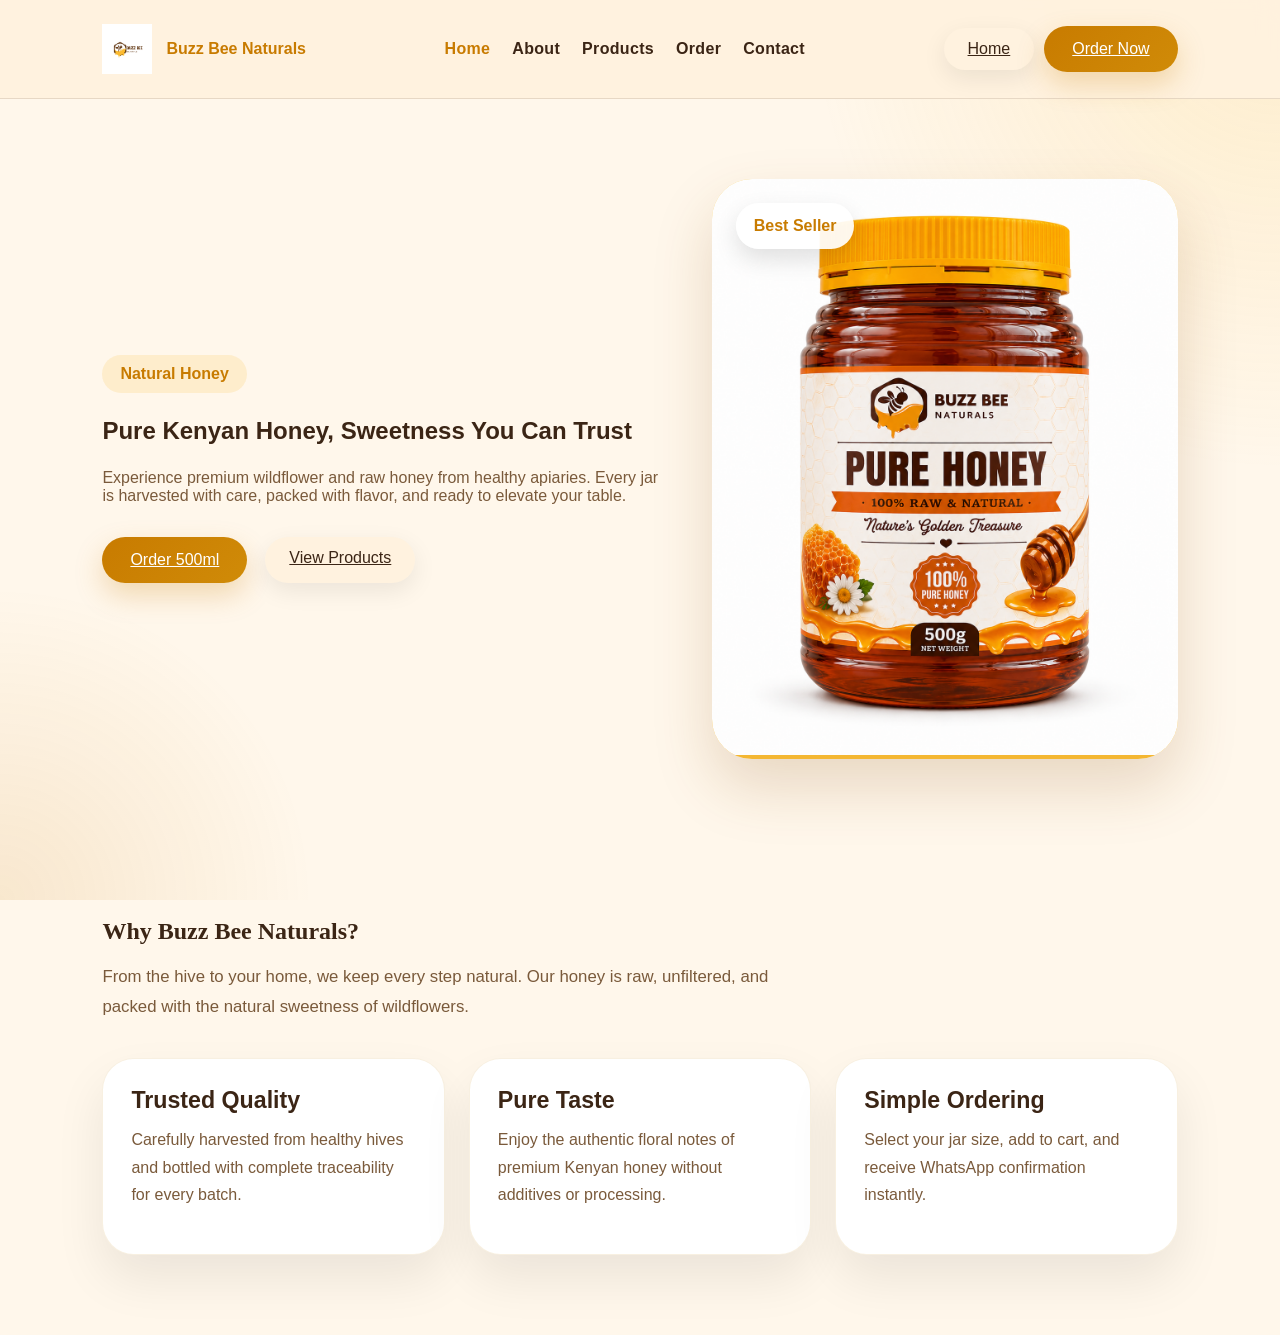
<file: index.html>
<!DOCTYPE html>
<html lang="en">
<head>
    <meta charset="UTF-8">
    <meta name="viewport" content="width=device-width, initial-scale=1.0">
    <title>Buzz Bee Naturals - Home</title>
    <link rel="stylesheet" href="static/style.css">
</head>
<body>
    <header>
        <div class="logo">
            <img src="static/logo.png" alt="Buzz Bee Naturals Logo">
            <span>Buzz Bee Naturals</span>
        </div>
        <nav>
            <a href="index.html" class="active">Home</a>
            <a href="about.html">About</a>
            <a href="product.html">Products</a>
            <a href="order.html">Order</a>
            <a href="contact.html">Contact</a>
        </nav>
        <div class="header-actions">
            <a href="index.html" class="btn-secondary">Home</a>
            <a href="order.html" class="btn-primary">Order Now</a>
        </div>
    </header>

    <section class="hero">
        <div class="hero-copy">
            <span class="eyebrow">Natural Honey</span>
            <h1>Pure Kenyan Honey, Sweetness You Can Trust</h1>
            <p>Experience premium wildflower and raw honey from healthy apiaries. Every jar is harvested with care, packed with flavor, and ready to elevate your table.</p>
            <div class="hero-actions">
                <a href="order.html" class="btn-primary">Order 500ml</a>
                <a href="product.html" class="btn-secondary">View Products</a>
            </div>
        </div>
        <div class="hero-image">
            <div class="badge">Best Seller</div>
            <img src="static/500g%20jar.png" alt="500g Honey jar">
        </div>
    </section>

    <section>
        <div class="section-heading">
            <h2>Why Buzz Bee Naturals?</h2>
            <p>From the hive to your home, we keep every step natural. Our honey is raw, unfiltered, and packed with the natural sweetness of wildflowers.</p>
        </div>
        <div class="card-grid">
            <div class="card">
                <h3>Trusted Quality</h3>
                <p>Carefully harvested from healthy hives and bottled with complete traceability for every batch.</p>
            </div>
            <div class="card">
                <h3>Pure Taste</h3>
                <p>Enjoy the authentic floral notes of premium Kenyan honey without additives or processing.</p>
            </div>
            <div class="card">
                <h3>Simple Ordering</h3>
                <p>Select your jar size, add to cart, and receive WhatsApp confirmation instantly.</p>
            </div>
        </div>
    </section>
</body>
</html>
</file>
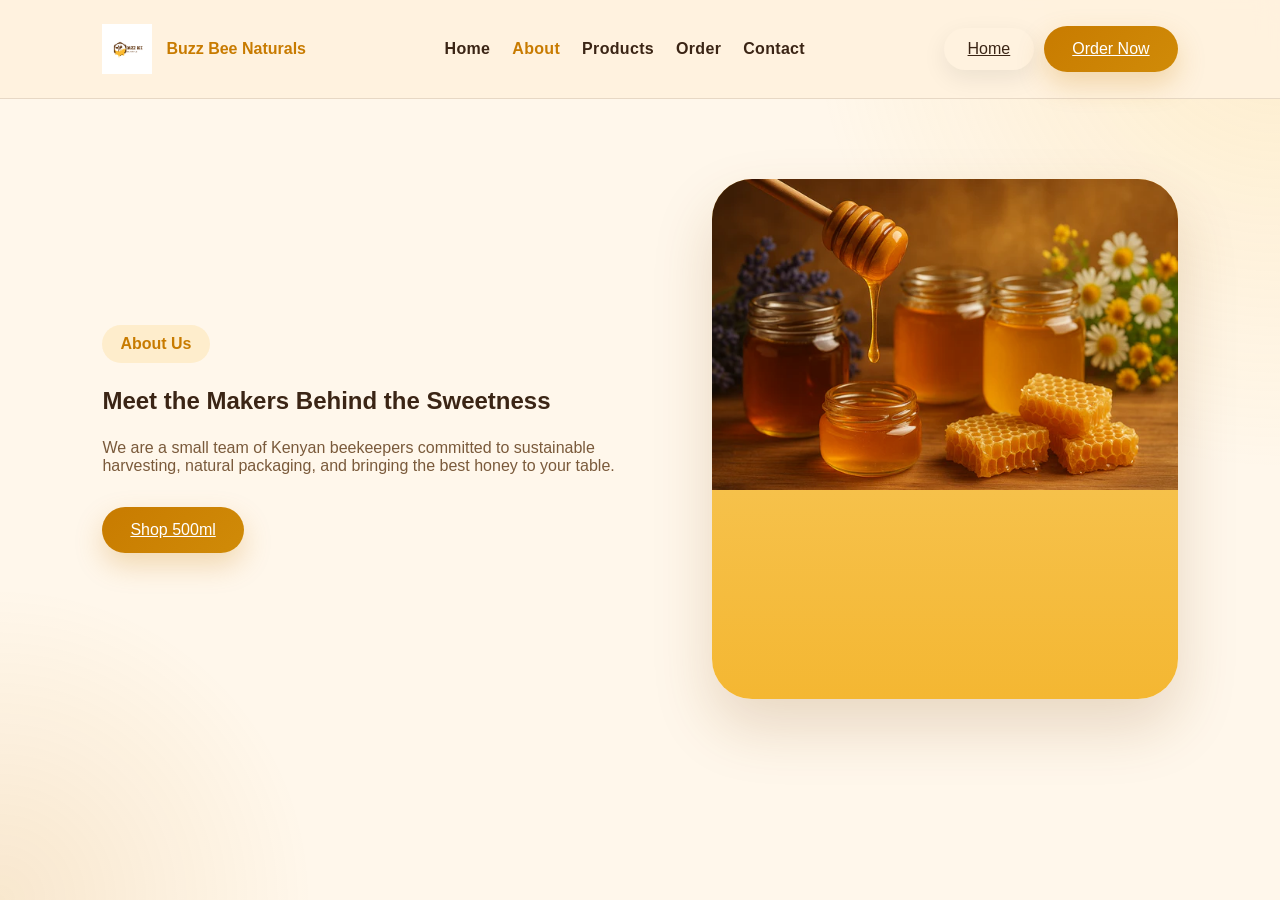
<file: about.html>
<!DOCTYPE html>
<html lang="en">
<head>
    <meta charset="UTF-8">
    <meta name="viewport" content="width=device-width, initial-scale=1.0">
    <title>Buzz Bee Naturals - About Us</title>
    <link rel="stylesheet" href="static/style.css">
</head>
<body>
    <header>
        <div class="logo">
            <img src="static/logo.png" alt="Buzz Bee Naturals Logo">
            <span>Buzz Bee Naturals</span>
        </div>
        <nav>
            <a href="index.html">Home</a>
            <a href="about.html" class="active">About</a>
            <a href="product.html">Products</a>
            <a href="order.html">Order</a>
            <a href="contact.html">Contact</a>
        </nav>
        <div class="header-actions">
            <a href="index.html" class="btn-secondary">Home</a>
            <a href="order.html" class="btn-primary">Order Now</a>
        </div>
    </header>

    <section>
        <div class="hero">
            <div class="hero-copy">
                <span class="eyebrow">About Us</span>
                <h1>Meet the Makers Behind the Sweetness</h1>
                <p>We are a small team of Kenyan beekeepers committed to sustainable harvesting, natural packaging, and bringing the best honey to your table.</p>
                <div class="hero-actions">
                    <a href="order.html" class="btn-primary">Shop 500ml</a>
                </div>
            </div>
            <div class="hero-image">
                <img src="static/2.jpg" alt="Beekeeping and honey bottles">
            </div>
        </div>
    </section>
</body>
</html>
</file>
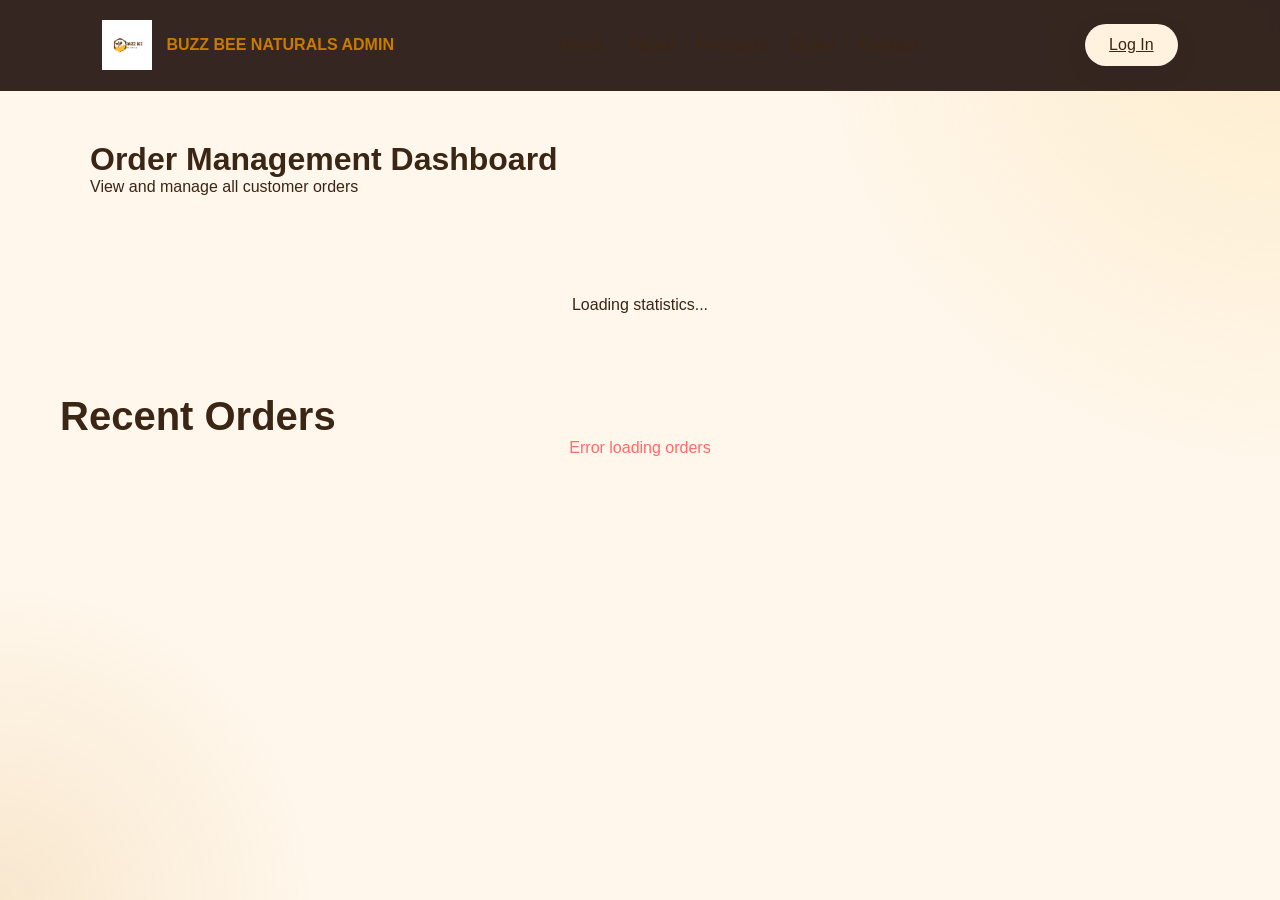
<file: admin.html>
<!DOCTYPE html>
<html lang="en">
<head>
    <meta charset="UTF-8">
    <meta name="viewport" content="width=device-width, initial-scale=1.0">
    <title>Buzz Bee Naturals - Admin Dashboard</title>
    <link rel="stylesheet" href="static/style.css">
    <style>
        .admin-container {
            max-width: 1200px;
            margin: 0 auto;
            padding: 20px;
        }
        
        .admin-header {
            background-color: var(--honey-gold);
            color: var(--dark-brown);
            padding: 30px;
            border-radius: 10px;
            margin-bottom: 30px;
        }
        
        .admin-header h1 {
            margin: 0;
            font-size: 2rem;
        }

        .page-header {
            display: flex;
            justify-content: space-between;
            align-items: center;
            padding: 20px 8%;
            background-color: rgba(43, 27, 23, 0.95);
            position: sticky;
            top: 0;
            z-index: 1000;
        }

        .section-title {
            color: var(--light-gold);
            margin-top: 40px;
            font-size: 2.5rem;
        }

        .note-text {
            color: var(--light-gold);
            text-align: center;
        }

        .error-text {
            color: #FF6B6B;
            text-align: center;
        }
        
        .stats-grid {
            display: grid;
            grid-template-columns: repeat(auto-fit, minmax(200px, 1fr));
            gap: 20px;
            margin-bottom: 30px;
        }
        
        .stat-card {
            background-color: var(--honey-gold);
            color: var(--dark-brown);
            padding: 20px;
            border-radius: 10px;
            text-align: center;
        }
        
        .stat-number {
            font-size: 2rem;
            font-weight: bold;
        }
        
        .stat-label {
            font-size: 0.9rem;
            opacity: 0.8;
        }
        
        .orders-table {
            width: 100%;
            border-collapse: collapse;
            background-color: #3a2a1f;
            border: 1px solid var(--honey-gold);
            border-radius: 10px;
            overflow: hidden;
        }
        
        .orders-table th {
            background-color: var(--honey-gold);
            color: var(--dark-brown);
            padding: 15px;
            text-align: left;
            font-weight: bold;
        }
        
        .orders-table td {
            padding: 12px 15px;
            border-bottom: 1px solid var(--honey-gold);
            color: var(--white);
        }
        
        .orders-table tr:hover {
            background-color: #4a3a2f;
        }
        
        .status-badge {
            padding: 5px 10px;
            border-radius: 20px;
            font-size: 0.8rem;
            font-weight: bold;
        }
        
        .status-pending {
            background-color: #5a5a00;
            color: #FFFF00;
        }
        
        .status-confirmed {
            background-color: #005a00;
            color: #00FF00;
        }
        
        .status-shipped {
            background-color: #005a5a;
            color: #00FFFF;
        }
        
        .status-delivered {
            background-color: #005a00;
            color: #90EE90;
        }
        
        .loading {
            text-align: center;
            padding: 40px;
            color: var(--light-gold);
        }
    </style>
</head>
<body>
    <header class="page-header">
        <div class="logo">
            <img src="static/logo.png" alt="Buzz Bee Naturals Logo">
            <span>BUZZ BEE NATURALS ADMIN</span>
        </div>
        <nav>
            <a href="index.html">Home</a>
            <a href="about.html">About</a>
            <a href="product.html">Products</a>
            <a href="order.html">Order</a>
            <a href="contact.html">Contact</a>
        </nav>
        <a href="#" class="btn-login">Log In</a>
    </header>
    
    <div class="admin-container">
        <div class="admin-header">
            <h1>Order Management Dashboard</h1>
            <p>View and manage all customer orders</p>
        </div>
        
        <div class="stats-grid" id="statsContainer">
            <div class="loading">Loading statistics...</div>
        </div>
        
        <h2 class="section-title">Recent Orders</h2>
        <div id="ordersContainer">
            <div class="loading note-text">Loading orders...</div>
        </div>
    </div>

    <script>
        const API_BASE = 'http://localhost:5000/api';
        
        async function loadStats() {
            try {
                const response = await fetch(`${API_BASE}/stats`);
                const stats = await response.json();
                
                document.getElementById('statsContainer').innerHTML = `
                    <div class="stat-card">
                        <div class="stat-number">${stats.total_orders}</div>
                        <div class="stat-label">Total Orders</div>
                    </div>
                    <div class="stat-card">
                        <div class="stat-number">${stats.confirmed}</div>
                        <div class="stat-label">Confirmed</div>
                    </div>
                    <div class="stat-card">
                        <div class="stat-number">${stats.pending}</div>
                        <div class="stat-label">Pending</div>
                    </div>
                `;
            } catch (error) {
                console.error('Error loading stats:', error);
            }
        }
        
        async function loadOrders() {
            try {
                const response = await fetch(`${API_BASE}/orders`);
                const orders = await response.json();
                
                if (orders.length === 0) {
                    document.getElementById('ordersContainer').innerHTML = 
                        '<p class="note-text">No orders yet</p>';
                    return;
                }
                
                let html = '<table class="orders-table"><thead><tr>';
                html += '<th>ID</th><th>Customer</th><th>Product</th><th>Qty</th>';
                html += '<th>Delivery Date</th><th>Status</th><th>Date</th></tr></thead><tbody>';
                
                orders.forEach(order => {
                    const date = new Date(order.timestamp).toLocaleDateString();
                    const statusClass = `status-${order.status}`;
                    html += `<tr>
                        <td>#${order.id}</td>
                        <td>${order.name}</td>
                        <td>${order.product}</td>
                        <td>${order.quantity}</td>
                        <td>${order.delivery_date}</td>
                        <td><span class="status-badge ${statusClass}">${order.status}</span></td>
                        <td>${date}</td>
                    </tr>`;
                });
                
                html += '</tbody></table>';
                document.getElementById('ordersContainer').innerHTML = html;
            } catch (error) {
                console.error('Error loading orders:', error);
                document.getElementById('ordersContainer').innerHTML = 
                    '<p class="error-text">Error loading orders</p>';
            }
        }
        
        // Load data on page load
        loadStats();
        loadOrders();
        
        // Refresh every 30 seconds
        setInterval(() => {
            loadStats();
            loadOrders();
        }, 30000);
    </script>
</body>
</html>
</file>
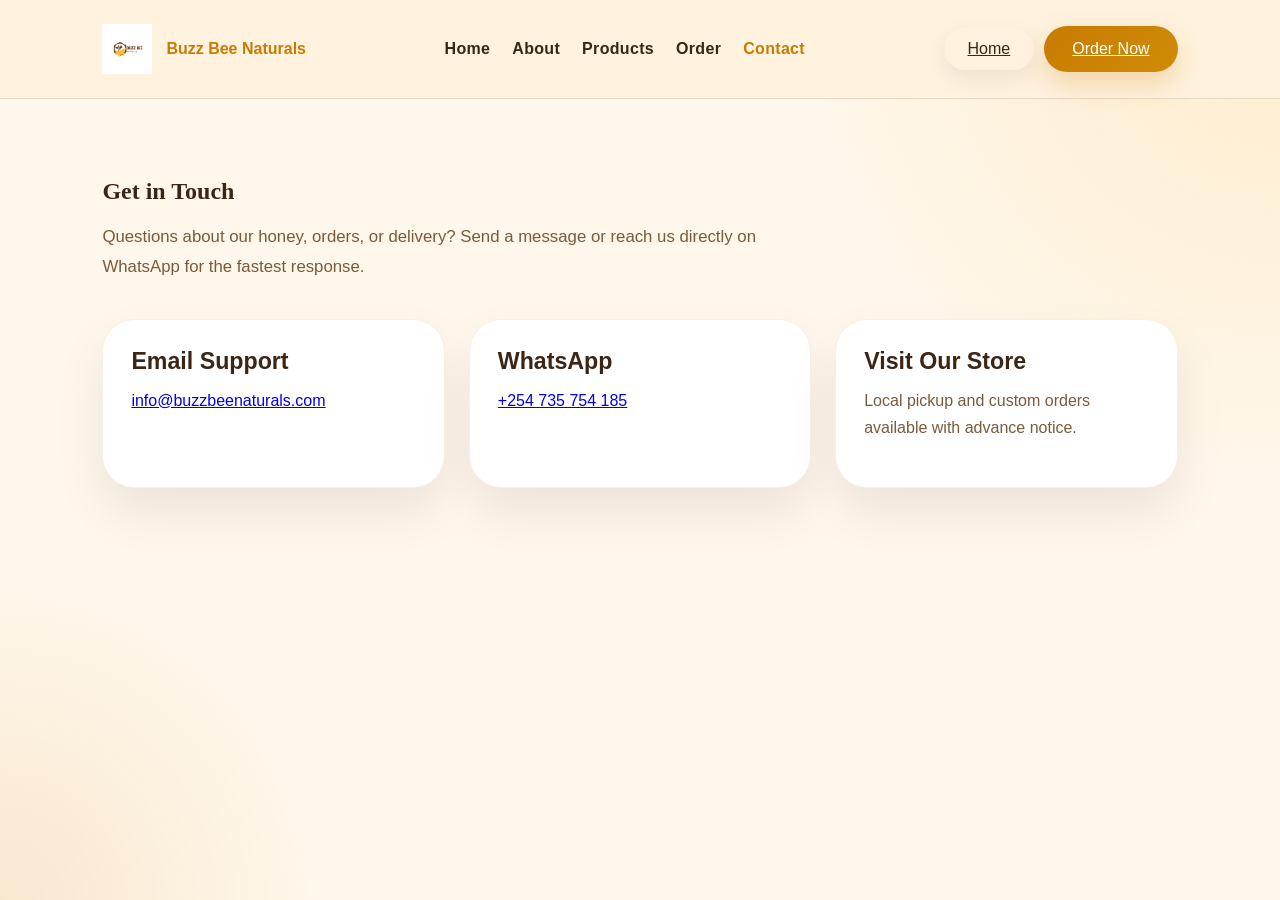
<file: contact.html>
<!DOCTYPE html>
<html lang="en">
<head>
    <meta charset="UTF-8">
    <meta name="viewport" content="width=device-width, initial-scale=1.0">
    <title>Buzz Bee Naturals - Contact</title>
    <link rel="stylesheet" href="static/style.css">
</head>
<body>
    <header>
        <div class="logo">
            <img src="static/logo.png" alt="Buzz Bee Naturals Logo">
            <span>Buzz Bee Naturals</span>
        </div>
        <nav>
            <a href="index.html">Home</a>
            <a href="about.html">About</a>
            <a href="product.html">Products</a>
            <a href="order.html">Order</a>
            <a href="contact.html" class="active">Contact</a>
        </nav>
        <div class="header-actions">
            <a href="index.html" class="btn-secondary">Home</a>
            <a href="order.html" class="btn-primary">Order Now</a>
        </div>
    </header>

    <section>
        <div class="section-heading">
            <h2>Get in Touch</h2>
            <p>Questions about our honey, orders, or delivery? Send a message or reach us directly on WhatsApp for the fastest response.</p>
        </div>
        <div class="card-grid">
            <div class="card">
                <h3>Email Support</h3>
                <p><a href="mailto:info@buzzbeenaturals.com">info@buzzbeenaturals.com</a></p>
            </div>
            <div class="card">
                <h3>WhatsApp</h3>
                <p><a href="https://wa.me/254735754185" target="_blank">+254 735 754 185</a></p>
            </div>
            <div class="card">
                <h3>Visit Our Store</h3>
                <p>Local pickup and custom orders available with advance notice.</p>
            </div>
        </div>
    </section>
</body>
</html>
</file>
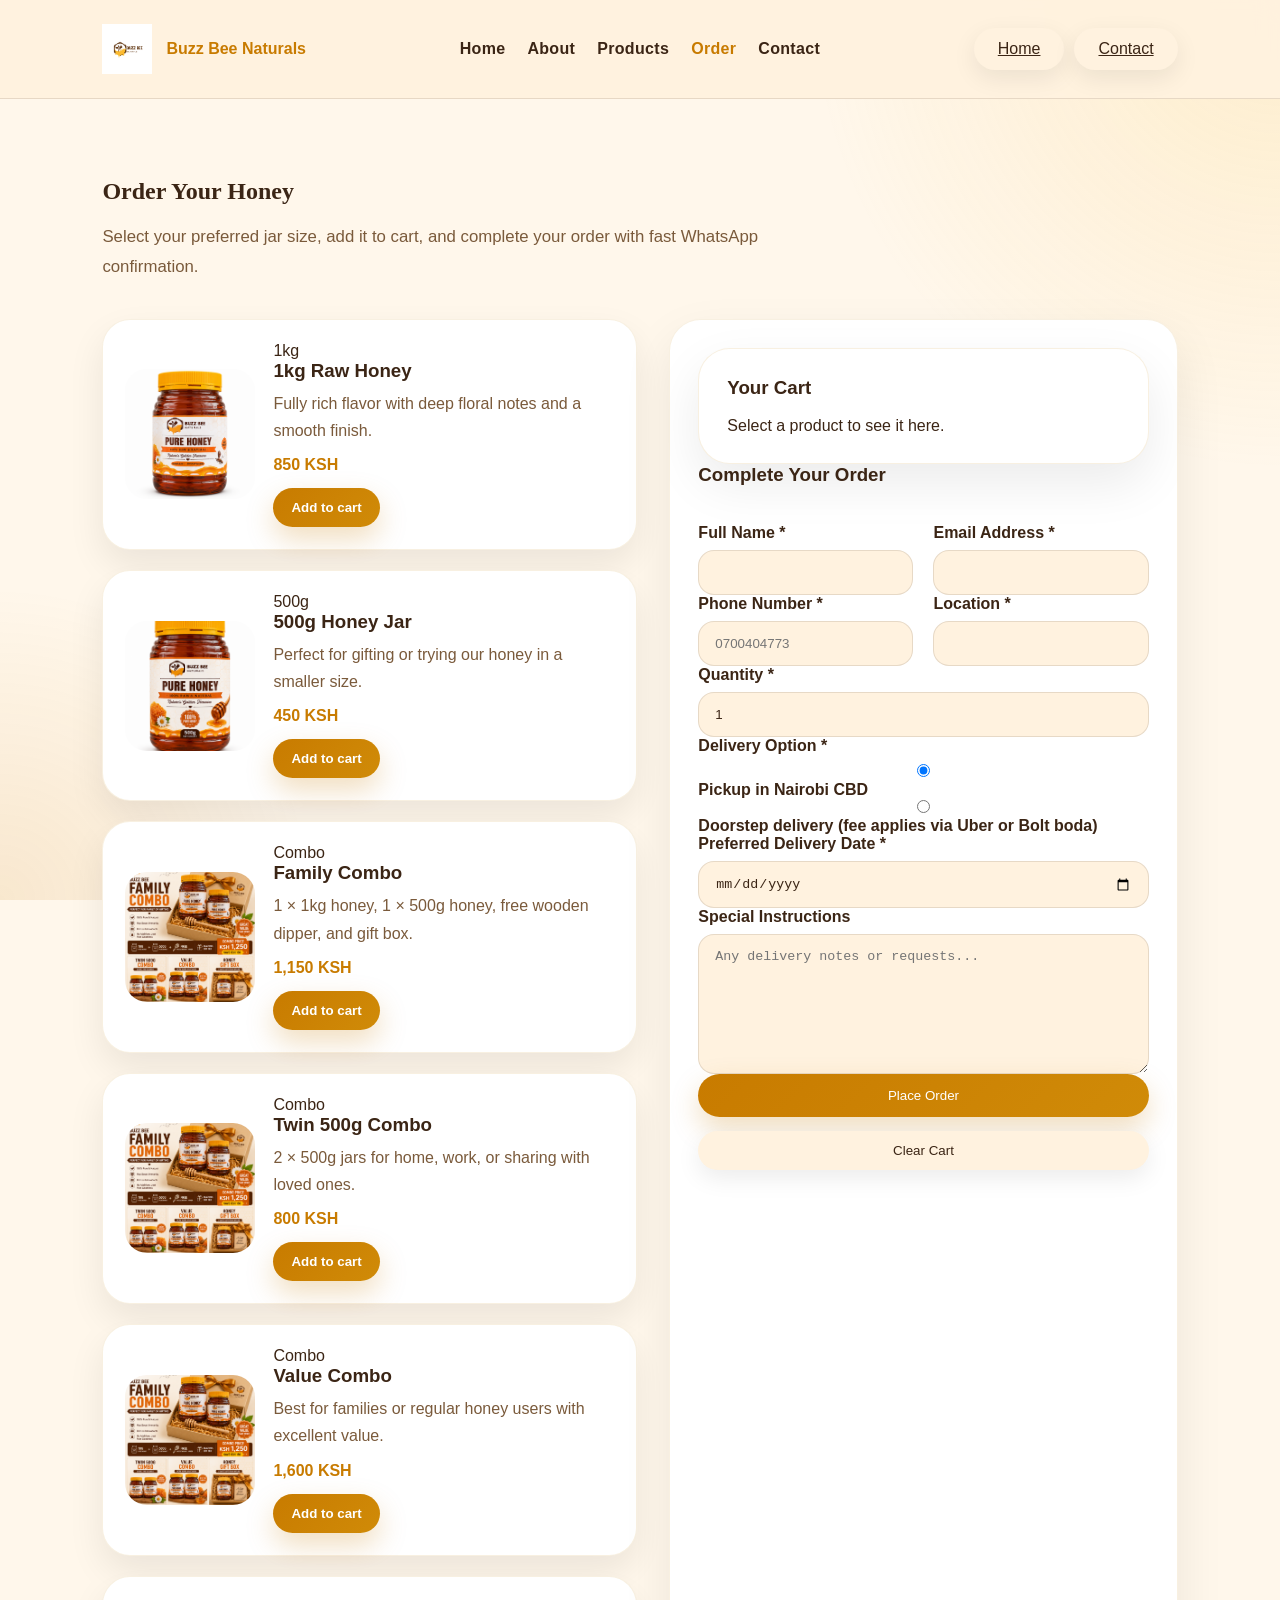
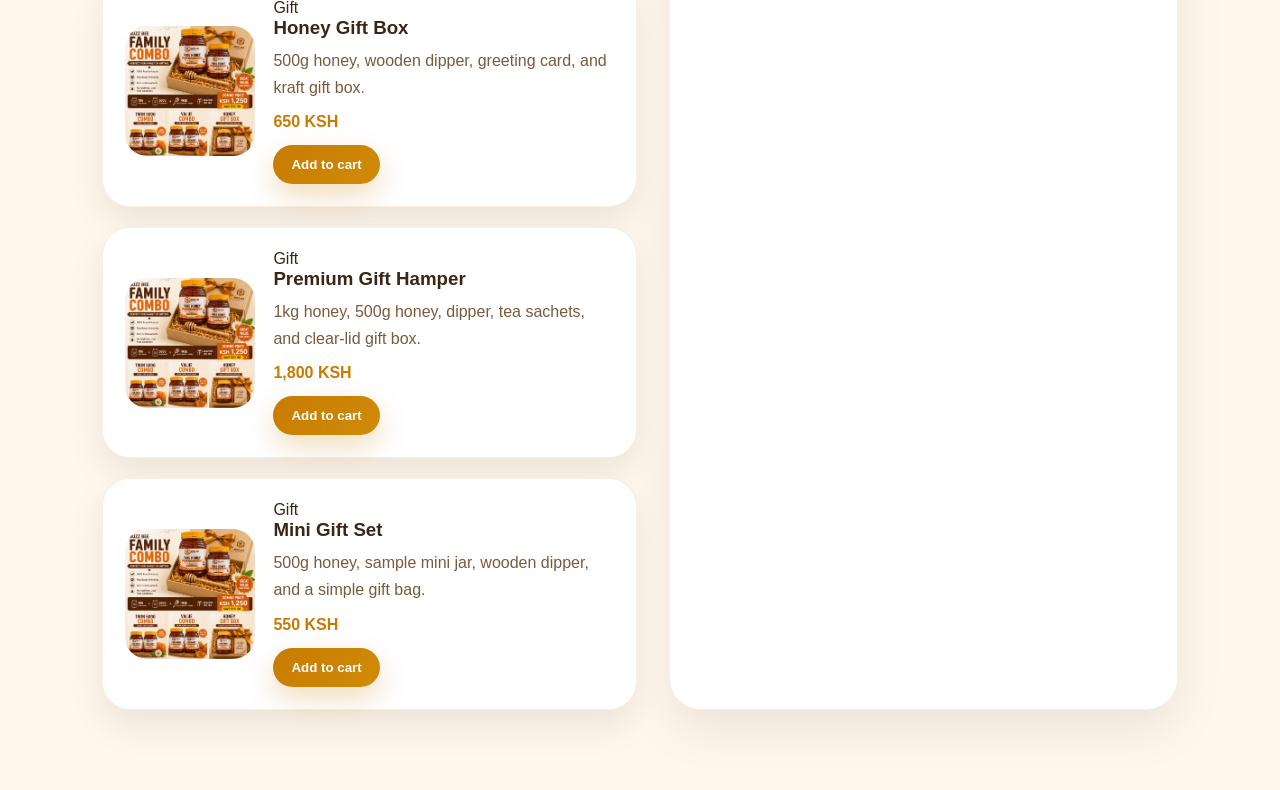
<file: order.html>
<!DOCTYPE html>
<html lang="en">
<head>
    <meta charset="UTF-8">
    <meta name="viewport" content="width=device-width, initial-scale=1.0">
    <title>Buzz Bee Naturals - Order</title>
    <link rel="stylesheet" href="static/style.css">
</head>
<body>
    <header>
        <div class="logo">
            <img src="static/logo.png" alt="Buzz Bee Naturals Logo">
            <span>Buzz Bee Naturals</span>
        </div>
        <nav>
            <a href="index.html">Home</a>
            <a href="about.html">About</a>
            <a href="product.html">Products</a>
            <a href="order.html" class="active">Order</a>
            <a href="contact.html">Contact</a>
        </nav>
        <div class="header-actions">
            <a href="index.html" class="btn-secondary">Home</a>
            <a href="contact.html" class="btn-secondary">Contact</a>
        </div>
    </header>

    <section>
        <div class="section-heading">
            <h2>Order Your Honey</h2>
            <p>Select your preferred jar size, add it to cart, and complete your order with fast WhatsApp confirmation.</p>
        </div>
        <div class="order-grid">
            <div class="product-options">
                <div class="product-option" data-product="1kg Raw Honey" data-price="850" data-image="static/1kg%20jar%20buzz%20bee.png">
                    <img src="static/1kg%20jar%20buzz%20bee.png" alt="1kg Raw Honey">
                    <div class="product-option-details">
                        <span class="tag">1kg</span>
                        <h3>1kg Raw Honey</h3>
                        <p>Fully rich flavor with deep floral notes and a smooth finish.</p>
                        <div class="price">850 KSH</div>
                        <button type="button" class="btn-primary add-cart-btn">Add to cart</button>
                    </div>
                </div>
                <div class="product-option" data-product="500g Honey Jar" data-price="450" data-image="static/500g%20jar.png">
                    <img src="static/500g%20jar.png" alt="500g Honey Jar">
                    <div class="product-option-details">
                        <span class="tag">500g</span>
                        <h3>500g Honey Jar</h3>
                        <p>Perfect for gifting or trying our honey in a smaller size.</p>
                        <div class="price">450 KSH</div>
                        <button type="button" class="btn-primary add-cart-btn">Add to cart</button>
                    </div>
                </div>
                <div class="product-option" data-product="Family Combo (1kg + 500g)" data-price="1150" data-image="static/Buzz%20bee%20combo%20.png">
                    <img src="static/Buzz%20bee%20combo%20.png" alt="Family Combo package">
                    <div class="product-option-details">
                        <span class="tag">Combo</span>
                        <h3>Family Combo</h3>
                        <p>1 × 1kg honey, 1 × 500g honey, free wooden dipper, and gift box.</p>
                        <div class="price">1,150 KSH</div>
                        <button type="button" class="btn-primary add-cart-btn">Add to cart</button>
                    </div>
                </div>
                <div class="product-option" data-product="Twin 500g Combo" data-price="800" data-image="static/Buzz%20bee%20combo%20.png">
                    <img src="static/Buzz%20bee%20combo%20.png" alt="Twin 500g Combo package">
                    <div class="product-option-details">
                        <span class="tag">Combo</span>
                        <h3>Twin 500g Combo</h3>
                        <p>2 × 500g jars for home, work, or sharing with loved ones.</p>
                        <div class="price">800 KSH</div>
                        <button type="button" class="btn-primary add-cart-btn">Add to cart</button>
                    </div>
                </div>
                <div class="product-option" data-product="Value Combo (2 × 1kg)" data-price="1600" data-image="static/Buzz%20bee%20combo%20.png">
                    <img src="static/Buzz%20bee%20combo%20.png" alt="Value Combo package">
                    <div class="product-option-details">
                        <span class="tag">Combo</span>
                        <h3>Value Combo</h3>
                        <p>Best for families or regular honey users with excellent value.</p>
                        <div class="price">1,600 KSH</div>
                        <button type="button" class="btn-primary add-cart-btn">Add to cart</button>
                    </div>
                </div>
                <div class="product-option" data-product="Honey Gift Box" data-price="650" data-image="static/Buzz%20bee%20combo%20.png">
                    <img src="static/Buzz%20bee%20combo%20.png" alt="Honey Gift Box package">
                    <div class="product-option-details">
                        <span class="tag">Gift</span>
                        <h3>Honey Gift Box</h3>
                        <p>500g honey, wooden dipper, greeting card, and kraft gift box.</p>
                        <div class="price">650 KSH</div>
                        <button type="button" class="btn-primary add-cart-btn">Add to cart</button>
                    </div>
                </div>
                <div class="product-option" data-product="Premium Gift Hamper" data-price="1800" data-image="static/Buzz%20bee%20combo%20.png">
                    <img src="static/Buzz%20bee%20combo%20.png" alt="Premium Gift Hamper package">
                    <div class="product-option-details">
                        <span class="tag">Gift</span>
                        <h3>Premium Gift Hamper</h3>
                        <p>1kg honey, 500g honey, dipper, tea sachets, and clear-lid gift box.</p>
                        <div class="price">1,800 KSH</div>
                        <button type="button" class="btn-primary add-cart-btn">Add to cart</button>
                    </div>
                </div>
                <div class="product-option" data-product="Mini Gift Set" data-price="550" data-image="static/Buzz%20bee%20combo%20.png">
                    <img src="static/Buzz%20bee%20combo%20.png" alt="Mini Gift Set package">
                    <div class="product-option-details">
                        <span class="tag">Gift</span>
                        <h3>Mini Gift Set</h3>
                        <p>500g honey, sample mini jar, wooden dipper, and a simple gift bag.</p>
                        <div class="price">550 KSH</div>
                        <button type="button" class="btn-primary add-cart-btn">Add to cart</button>
                    </div>
                </div>
            </div>

            <div class="form-panel">
                <div class="cart-summary">
                    <h3>Your Cart</h3>
                    <div id="cartInfo">
                        <p>Select a product to see it here.</p>
                    </div>
                </div>
                <div class="order-form">
                    <h3>Complete Your Order</h3>
                    <div class="success-message" id="successMessage">✓ Order submitted successfully! Check WhatsApp for confirmation.</div>
                    <div class="error-message" id="errorMessage"></div>
                    <form id="orderForm">
                        <input type="hidden" id="selectedProduct" name="product">
                        <input type="hidden" id="selectedPrice" name="price">
                        <input type="hidden" id="deliveryOptionInput" name="deliveryOption">
                        <div class="form-row">
                            <div class="form-group">
                                <label for="name">Full Name *</label>
                                <input type="text" id="name" name="name" required>
                            </div>
                            <div class="form-group">
                                <label for="email">Email Address *</label>
                                <input type="email" id="email" name="email" required>
                            </div>
                        </div>
                        <div class="form-row">
                            <div class="form-group">
                                <label for="phone">Phone Number *</label>
                                <input type="tel" id="phone" name="phone" required placeholder="0700404773">
                            </div>
                            <div class="form-group">
                                <label for="location">Location *</label>
                                <input type="text" id="location" name="location" required>
                            </div>
                        </div>
                        <div class="form-group">
                            <label for="quantity">Quantity *</label>
                            <input type="number" id="quantity" name="quantity" min="1" value="1" required>
                        </div>
                        <div class="form-group">
                            <label>Delivery Option *</label>
                            <div class="delivery-options">
                                <label><input type="radio" name="deliveryOption" value="Pickup - Nairobi CBD" checked> Pickup in Nairobi CBD</label>
                                <label><input type="radio" name="deliveryOption" value="Doorstep Delivery - Fee applies via Uber/Bolt boda"> Doorstep delivery (fee applies via Uber or Bolt boda)</label>
                            </div>
                        </div>
                        <div class="form-group">
                            <label for="deliveryDate">Preferred Delivery Date *</label>
                            <input type="date" id="deliveryDate" name="deliveryDate" required>
                        </div>
                        <div class="form-group">
                            <label for="message">Special Instructions</label>
                            <textarea id="message" name="message" placeholder="Any delivery notes or requests..."></textarea>
                        </div>
                        <div class="form-actions">
                            <button type="submit" class="btn-primary">Place Order</button>
                            <button type="button" class="btn-secondary" id="clearCart">Clear Cart</button>
                        </div>
                    </form>
                </div>
            </div>
        </div>
    </section>

    <script>
        window.backendApiUrl = 'https://buzzbee-backend.onrender.com/api';
        const cartInfo = document.getElementById('cartInfo');
        const selectedProductInput = document.getElementById('selectedProduct');
        const selectedPriceInput = document.getElementById('selectedPrice');
        const quantityInput = document.getElementById('quantity');
        const successMessage = document.getElementById('successMessage');
        const errorMessage = document.getElementById('errorMessage');
        const addButtons = document.querySelectorAll('.add-cart-btn');
        let cart = null;

        function renderCart() {
            if (!cart) {
                cartInfo.innerHTML = '<p>Select a product to see it here.</p>';
                return;
            }
            const total = cart.price * cart.quantity;
            cartInfo.innerHTML = `
                <div class="cart-item">
                    <div class="cart-item-details">
                        <strong>${cart.product}</strong>
                        <span>${cart.quantity} x ${cart.price} KSH</span>
                    </div>
                    <div class="price">${total} KSH</div>
                </div>
                <div class="summary-line">
                    <span>Total</span>
                    <span><strong>${total} KSH</strong></span>
                </div>
            `;
        }

        addButtons.forEach(button => {
            button.addEventListener('click', event => {
                const option = event.currentTarget.closest('.product-option');
                const product = option.dataset.product;
                const price = Number(option.dataset.price);
                cart = { product, price, quantity: Number(quantityInput.value) || 1 };
                selectedProductInput.value = product;
                selectedPriceInput.value = price;
                renderCart();
            });
        });

        document.getElementById('orderForm').addEventListener('submit', async function(e) {
            e.preventDefault();
            if (!cart) {
                errorMessage.textContent = 'Please add a product to your cart before ordering.';
                errorMessage.style.display = 'block';
                successMessage.style.display = 'none';
                return;
            }
            cart.quantity = Number(quantityInput.value);
            selectedProductInput.value = cart.product;
            const deliveryOption = document.querySelector('input[name="deliveryOption"]:checked').value;
            cart.quantity = Number(quantityInput.value);
            selectedProductInput.value = cart.product;
            document.getElementById('deliveryOptionInput').value = deliveryOption;
            const formData = {
                name: document.getElementById('name').value,
                email: document.getElementById('email').value,
                phone: document.getElementById('phone').value,
                location: document.getElementById('location').value,
                product: cart.product,
                quantity: cart.quantity,
                deliveryOption: deliveryOption,
                deliveryDate: document.getElementById('deliveryDate').value,
                message: document.getElementById('message').value,
                priceKsh: cart.price,
                totalKsh: cart.price * cart.quantity,
                timestamp: new Date().toLocaleString()
            };
            try {
                const backendUrl = window.backendApiUrl || '/api';
            const response = await fetch(`${backendUrl}/order`, {
                    method: 'POST',
                    headers: { 'Content-Type': 'application/json' },
                    body: JSON.stringify(formData)
                });
                if (response.ok) {
                    successMessage.style.display = 'block';
                    errorMessage.style.display = 'none';
                    this.reset();
                    cart = null;
                    renderCart();
                } else {
                    const result = await response.json().catch(() => null);
                    const errorMessageText = (result && result.error) ? result.error : 'Failed to submit order';
                    throw new Error(errorMessageText);
                }
            } catch (error) {
                errorMessage.textContent = 'Error submitting order. Please try again.';
                errorMessage.style.display = 'block';
                successMessage.style.display = 'none';
            }
        });

        document.getElementById('clearCart').addEventListener('click', () => {
            cart = null;
            selectedProductInput.value = '';
            selectedPriceInput.value = '';
            renderCart();
        });

        renderCart();
    </script>
</body>
</html>
</file>
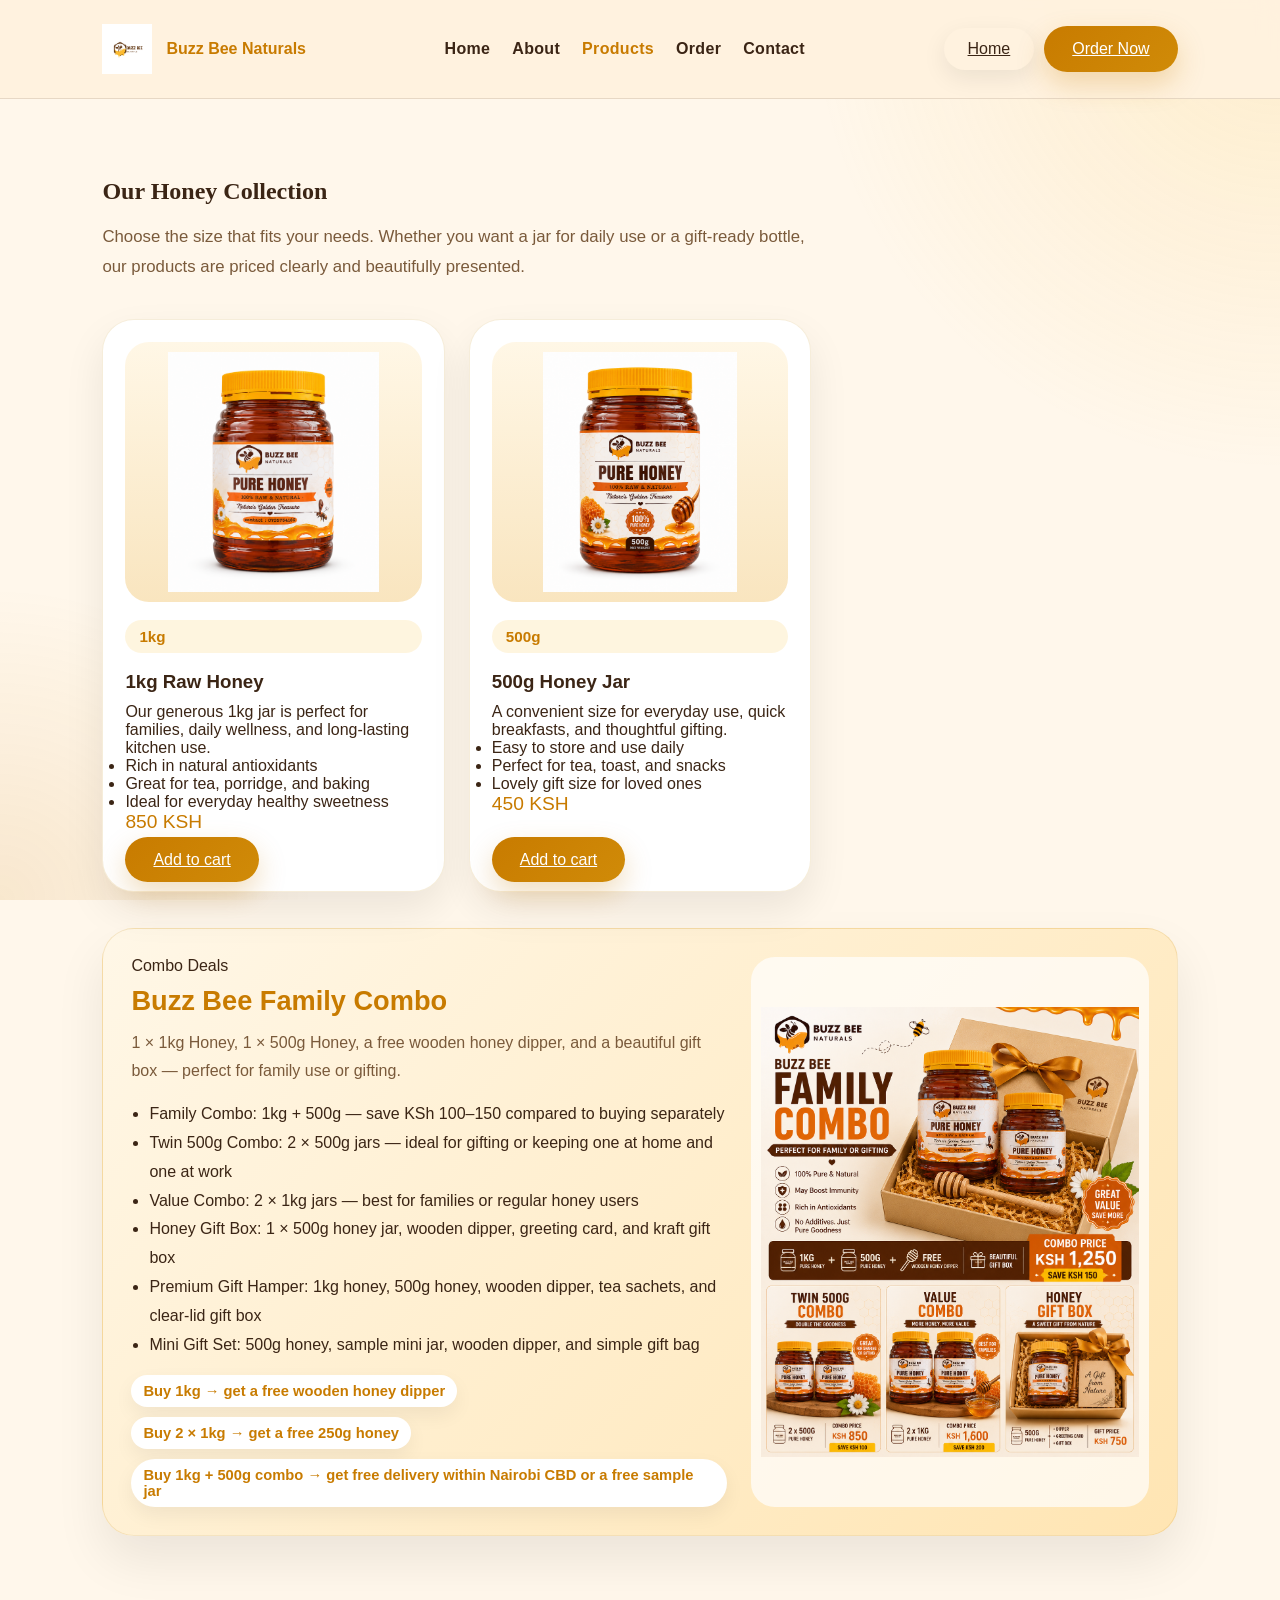
<file: product.html>
<!DOCTYPE html>
<html lang="en">
<head>
    <meta charset="UTF-8">
    <meta name="viewport" content="width=device-width, initial-scale=1.0">
    <title>Buzz Bee Naturals - Products</title>
    <link rel="stylesheet" href="static/style.css">
</head>
<body>
    <header>
        <div class="logo">
            <img src="static/logo.png" alt="Buzz Bee Naturals brand mark featuring a stylized bee and the text Buzz Bee Naturals">
            <span>Buzz Bee Naturals</span>
        </div>
        <nav>
            <a href="index.html">Home</a>
            <a href="about.html">About</a>
            <a href="product.html" class="active">Products</a>
            <a href="order.html">Order</a>
            <a href="contact.html">Contact</a>
        </nav>
        <div class="header-actions">
            <a href="index.html" class="btn-secondary">Home</a>
            <a href="order.html" class="btn-primary">Order Now</a>
        </div>
    </header>

    <section>
        <div class="section-heading">
            <h2>Our Honey Collection</h2>
            <p>Choose the size that fits your needs. Whether you want a jar for daily use or a gift-ready bottle, our products are priced clearly and beautifully presented.</p>
        </div>
        <div class="card-grid">
            <div class="product-card">
                <img src="static/1kg%20jar%20buzz%20bee.png" alt="1kg Buzz Bee Naturals honey jar">
                <span class="tag">1kg</span>
                <h3>1kg Raw Honey</h3>
                <p>Our generous 1kg jar is perfect for families, daily wellness, and long-lasting kitchen use.</p>
                <ul>
                    <li>Rich in natural antioxidants</li>
                    <li>Great for tea, porridge, and baking</li>
                    <li>Ideal for everyday healthy sweetness</li>
                </ul>
                <div class="price">850 KSH</div>
                <div class="actions"><a href="order.html" class="btn-primary">Add to cart</a></div>
            </div>
            <div class="product-card">
                <img src="static/500g%20jar.png" alt="500g Buzz Bee Naturals honey jar">
                <span class="tag">500g</span>
                <h3>500g Honey Jar</h3>
                <p>A convenient size for everyday use, quick breakfasts, and thoughtful gifting.</p>
                <ul>
                    <li>Easy to store and use daily</li>
                    <li>Perfect for tea, toast, and snacks</li>
                    <li>Lovely gift size for loved ones</li>
                </ul>
                <div class="price">450 KSH</div>
                <div class="actions"><a href="order.html" class="btn-primary">Add to cart</a></div>
            </div>
        </div>

        <div class="combo-banner">
            <div class="combo-banner-content">
                <span class="tag">Combo Deals</span>
                <h3>Buzz Bee Family Combo</h3>
                <p>1 × 1kg Honey, 1 × 500g Honey, a free wooden honey dipper, and a beautiful gift box — perfect for family use or gifting.</p>
                <ul>
                    <li>Family Combo: 1kg + 500g — save KSh 100–150 compared to buying separately</li>
                    <li>Twin 500g Combo: 2 × 500g jars — ideal for gifting or keeping one at home and one at work</li>
                    <li>Value Combo: 2 × 1kg jars — best for families or regular honey users</li>
                    <li>Honey Gift Box: 1 × 500g honey jar, wooden dipper, greeting card, and kraft gift box</li>
                    <li>Premium Gift Hamper: 1kg honey, 500g honey, wooden dipper, tea sachets, and clear-lid gift box</li>
                    <li>Mini Gift Set: 500g honey, sample mini jar, wooden dipper, and simple gift bag</li>
                </ul>
                <div class="promo-highlights">
                    <span>Buy 1kg → get a free wooden honey dipper</span>
                    <span>Buy 2 × 1kg → get a free 250g honey</span>
                    <span>Buy 1kg + 500g combo → get free delivery within Nairobi CBD or a free sample jar</span>
                </div>
            </div>
            <div class="combo-banner-image">
                <img src="static/Buzz%20bee%20combo%20.png" alt="Buzz Bee Naturals combo pack featuring honey jars and gift items">
            </div>
        </div>
    </section>
</body>
</html>
</file>
<file: static/style.css>
/* Global Styles */
:root {
    --bg: #fff7eb;
    --surface: #fff2df;
    --surface-dark: #f5e0c8;
    --text: #3b2515;
    --muted: #7a5a3b;
    --primary: #c87b00;
    --accent: #f3c45d;
    --shadow: rgba(0, 0, 0, 0.12);
    --border: rgba(60, 37, 19, 0.12);
}

* {
    margin: 0;
    padding: 0;
    box-sizing: border-box;
}

body {
    font-family: 'Segoe UI', Tahoma, Geneva, Verdana, sans-serif;
    background-color: var(--bg);
    color: var(--text);
}

a,
button {
    font-family: inherit;
}

body::before {
    content: '';
    position: fixed;
    inset: 0;
    background: radial-gradient(circle at top right, rgba(248, 199, 81, 0.2), transparent 30%),
                radial-gradient(circle at bottom left, rgba(200, 123, 0, 0.12), transparent 20%);
    pointer-events: none;
    z-index: -1;
}

header {
    display: flex;
    justify-content: space-between;
    align-items: center;
    gap: 20px;
    padding: 24px 8%;
    background: rgba(255, 242, 223, 0.95);
    backdrop-filter: blur(10px);
    position: sticky;
    top: 0;
    z-index: 100;
    border-bottom: 1px solid var(--border);
}

.logo {
    display: flex;
    align-items: center;
    gap: 14px;
    font-weight: 800;
    color: var(--primary);
}

.logo img {
    width: 50px;
    height: auto;
}

nav {
    display: flex;
    flex-wrap: wrap;
    gap: 22px;
    align-items: center;
}

.header-actions {
    display: flex;
    align-items: center;
    gap: 10px;
    flex-wrap: wrap;
}

nav a {
    color: var(--text);
    text-decoration: none;
    font-weight: 600;
    letter-spacing: 0.02em;
    transition: color 0.2s ease;
}

nav a:hover,
nav a.active {
    color: var(--primary);
}

.btn-login,
.btn-primary,
.btn-secondary {
    border: none;
    border-radius: 999px;
    cursor: pointer;
    transition: transform 0.2s ease, box-shadow 0.2s ease;
}

.btn-login,
.btn-secondary {
    background: var(--surface);
    color: var(--text);
    padding: 12px 24px;
    box-shadow: 0 8px 24px rgba(0,0,0,0.08);
}

.btn-primary {
    background: linear-gradient(135deg, var(--primary), #d08b08);
    color: white;
    padding: 14px 28px;
    box-shadow: 0 12px 28px rgba(200, 123, 0, 0.25);
}

.btn-login:hover,
.btn-secondary:hover,
.btn-primary:hover {
    transform: translateY(-2px);
}

section {
    padding: 80px 8%;
}

.section-heading {
    max-width: 720px;
    margin-bottom: 36px;
}

.section-heading h1,
.section-heading h2 {
    font-family: 'Georgia', serif;
    font-weight: 800;
    line-height: 1.05;
}

.section-heading h1 {
    font-size: clamp(3rem, 5vw, 5rem);
    color: var(--primary);
}

.section-heading p {
    margin-top: 18px;
    color: var(--muted);
    font-size: 1.05rem;
    line-height: 1.8;
}

.hero {
    display: grid;
    grid-template-columns: 1.1fr 0.9fr;
    align-items: center;
    gap: 40px;
}

.hero-copy {
    max-width: 620px;
}

.hero-copy .eyebrow {
    display: inline-flex;
    padding: 10px 18px;
    border-radius: 999px;
    background: rgba(248, 199, 81, 0.2);
    color: var(--primary);
    font-weight: 700;
    margin-bottom: 24px;
}

.hero-copy h1 {
    margin-bottom: 24px;
}

.hero-copy p {
    color: var(--muted);
    margin-bottom: 32px;
}

.hero-copy .hero-actions {
    display: flex;
    flex-wrap: wrap;
    gap: 18px;
}

.hero-image {
    position: relative;
    min-height: 520px;
    border-radius: 40px;
    overflow: hidden;
    background: linear-gradient(180deg, #f9d06f 0%, #f4b732 100%);
    box-shadow: 0 28px 60px rgba(128, 74, 10, 0.18);
}

.hero-image img {
    width: 100%;
    height: 100%;
    object-fit: cover;
}

.badge {
    position: absolute;
    top: 24px;
    left: 24px;
    background: rgba(255,255,255,0.92);
    color: var(--primary);
    padding: 14px 18px;
    border-radius: 999px;
    font-weight: 700;
    box-shadow: 0 10px 24px rgba(0,0,0,0.12);
}

.card-grid {
    display: grid;
    grid-template-columns: repeat(3, minmax(0, 1fr));
    gap: 24px;
}

.card {
    background: white;
    border-radius: 32px;
    padding: 28px;
    box-shadow: 0 24px 50px rgba(0,0,0,0.08);
    border: 1px solid rgba(194, 133, 10, 0.12);
}

.card img {
    width: 100%;
    border-radius: 24px;
    margin-bottom: 22px;
}

.card h3 {
    margin-bottom: 12px;
    font-size: 1.45rem;
}

.card p {
    color: var(--muted);
    line-height: 1.7;
    margin-bottom: 18px;
}

.card .price {
    font-size: 1.2rem;
    font-weight: 800;
    color: var(--primary);
}

.feature-list {
    display: grid;
    gap: 18px;
    margin-top: 20px;
}

.feature-item {
    display: flex;
    gap: 16px;
    align-items: flex-start;
}

.feature-item span {
    display: inline-flex;
    min-width: 44px;
    min-height: 44px;
    border-radius: 50%;
    background: var(--accent);
    color: white;
    align-items: center;
    justify-content: center;
    font-weight: 700;
}

.feature-item p {
    color: var(--muted);
    line-height: 1.8;
}

.product-card {
    background: white;
    border-radius: 32px;
    padding: 22px;
    box-shadow: 0 18px 40px rgba(0,0,0,0.08);
    border: 1px solid rgba(194, 133, 10, 0.15);
    display: flex;
    flex-direction: column;
    justify-content: space-between;
}

.product-card img {
    border-radius: 24px;
    margin-bottom: 18px;
    height: 260px;
    width: 100%;
    object-fit: contain;
    background: linear-gradient(180deg, #fff7e6 0%, #f9e5bf 100%);
    padding: 10px;
}

.product-card h3 {
    margin-bottom: 10px;
}

.product-card .price {
    font-size: 1.2rem;
    color: var(--primary);
    margin-bottom: 18px;
}

.product-card .tag {
    display: inline-flex;
    padding: 8px 14px;
    border-radius: 999px;
    background: rgba(248, 199, 81, 0.18);
    color: var(--primary);
    font-weight: 700;
    font-size: 0.95rem;
    margin-bottom: 18px;
}

.product-card .actions {
    margin-top: auto;
}

.combo-banner {
    margin-top: 36px;
    display: grid;
    grid-template-columns: 1.2fr 0.8fr;
    gap: 24px;
    background: linear-gradient(135deg, #fff7e7 0%, #ffe5b3 100%);
    border: 1px solid rgba(194, 133, 10, 0.16);
    border-radius: 32px;
    padding: 28px;
    box-shadow: 0 24px 50px rgba(0,0,0,0.08);
}

.combo-banner-content h3 {
    font-size: 1.7rem;
    margin: 10px 0 12px;
    color: var(--primary);
}

.combo-banner-content p {
    color: var(--muted);
    line-height: 1.8;
    margin-bottom: 14px;
}

.combo-banner-content ul {
    padding-left: 18px;
    color: var(--text);
    line-height: 1.8;
    margin-bottom: 16px;
}

.promo-highlights {
    display: flex;
    flex-wrap: wrap;
    gap: 10px;
}

.promo-highlights span {
    display: inline-block;
    background: white;
    color: var(--primary);
    padding: 8px 12px;
    border-radius: 999px;
    font-weight: 700;
    font-size: 0.92rem;
    box-shadow: 0 8px 20px rgba(0,0,0,0.06);
}

.combo-banner-image img {
    width: 100%;
    height: 100%;
    min-height: 320px;
    object-fit: contain;
    border-radius: 24px;
    background: rgba(255,255,255,0.7);
    padding: 10px;
}

.order-grid {
    display: grid;
    grid-template-columns: 1fr 0.95fr;
    gap: 32px;
}

.product-options {
    display: grid;
    gap: 20px;
}

.product-option {
    background: white;
    border-radius: 28px;
    padding: 22px;
    border: 1px solid rgba(194, 133, 10, 0.12);
    box-shadow: 0 16px 36px rgba(0,0,0,0.08);
    display: grid;
    grid-template-columns: 130px 1fr;
    gap: 18px;
    align-items: center;
}

.product-option img {
    width: 130px;
    height: 130px;
    border-radius: 22px;
    object-fit: cover;
}

.product-option-details h3 {
    margin-bottom: 8px;
}

.product-option-details p {
    color: var(--muted);
    margin-bottom: 12px;
    line-height: 1.7;
}

.product-option-details .price {
    font-weight: 800;
    color: var(--primary);
    margin-bottom: 14px;
}

.product-option button {
    background: linear-gradient(135deg, var(--primary), #d08b08);
    color: white;
    padding: 12px 18px;
    border-radius: 999px;
    border: none;
    cursor: pointer;
    font-weight: 700;
    transition: transform 0.2s ease;
}

.product-option button:hover {
    transform: translateY(-2px);
}

.cart-summary,
.form-panel {
    background: white;
    border-radius: 32px;
    padding: 28px;
    box-shadow: 0 20px 50px rgba(0,0,0,0.08);
    border: 1px solid rgba(194, 133, 10, 0.12);
}

.cart-summary h3,
.form-panel h3 {
    margin-bottom: 18px;
}

.cart-item {
    display: flex;
    justify-content: space-between;
    gap: 12px;
    padding: 16px 18px;
    background: var(--surface);
    border-radius: 22px;
    margin-bottom: 16px;
}

.cart-item-details {
    display: grid;
    gap: 8px;
}

.cart-item-details span {
    color: var(--muted);
}

.cart-item .price {
    align-self: center;
    font-weight: 800;
    color: var(--primary);
}

.summary-line {
    display: flex;
    justify-content: space-between;
    margin-top: 18px;
    font-weight: 700;
}

.order-form {
    display: grid;
    gap: 20px;
}

.form-row {
    display: grid;
    grid-template-columns: 1fr 1fr;
    gap: 20px;
}

.form-group {
    display: grid;
    gap: 8px;
}

label {
    font-weight: 700;
}

input,
textarea,
select {
    width: 100%;
    border: 1px solid var(--border);
    border-radius: 16px;
    background: var(--surface);
    color: var(--text);
    padding: 14px 16px;
}

textarea {
    min-height: 140px;
    resize: vertical;
}

input:focus,
textarea:focus,
select:focus {
    outline: 2px solid rgba(200, 123, 0, 0.25);
}

.alert {
    padding: 16px 18px;
    border-radius: 18px;
    font-weight: 700;
}

.success-message {
    background: #e6f5de;
    color: #2d5016;
    border: 1px solid #acd39d;
    display: none;
}

.error-message {
    background: #ffe7e7;
    color: #991b1b;
    border: 1px solid #f0a2a2;
    display: none;
}

.form-actions {
    display: flex;
    flex-direction: column;
    gap: 14px;
}

@media (max-width: 1080px) {
    .hero,
    .order-grid {
        grid-template-columns: 1fr;
    }
}

@media (max-width: 760px) {
    header {
        flex-direction: column;
        align-items: flex-start;
    }

    .header-actions {
        width: 100%;
        justify-content: center;
    }

    section {
        padding: 50px 6%;
    }

    .card-grid,
    .product-options,
    .order-grid {
        grid-template-columns: 1fr;
    }

    .product-option {
        grid-template-columns: 1fr;
    }

    .form-row {
        grid-template-columns: 1fr;
    }
}
</file>
